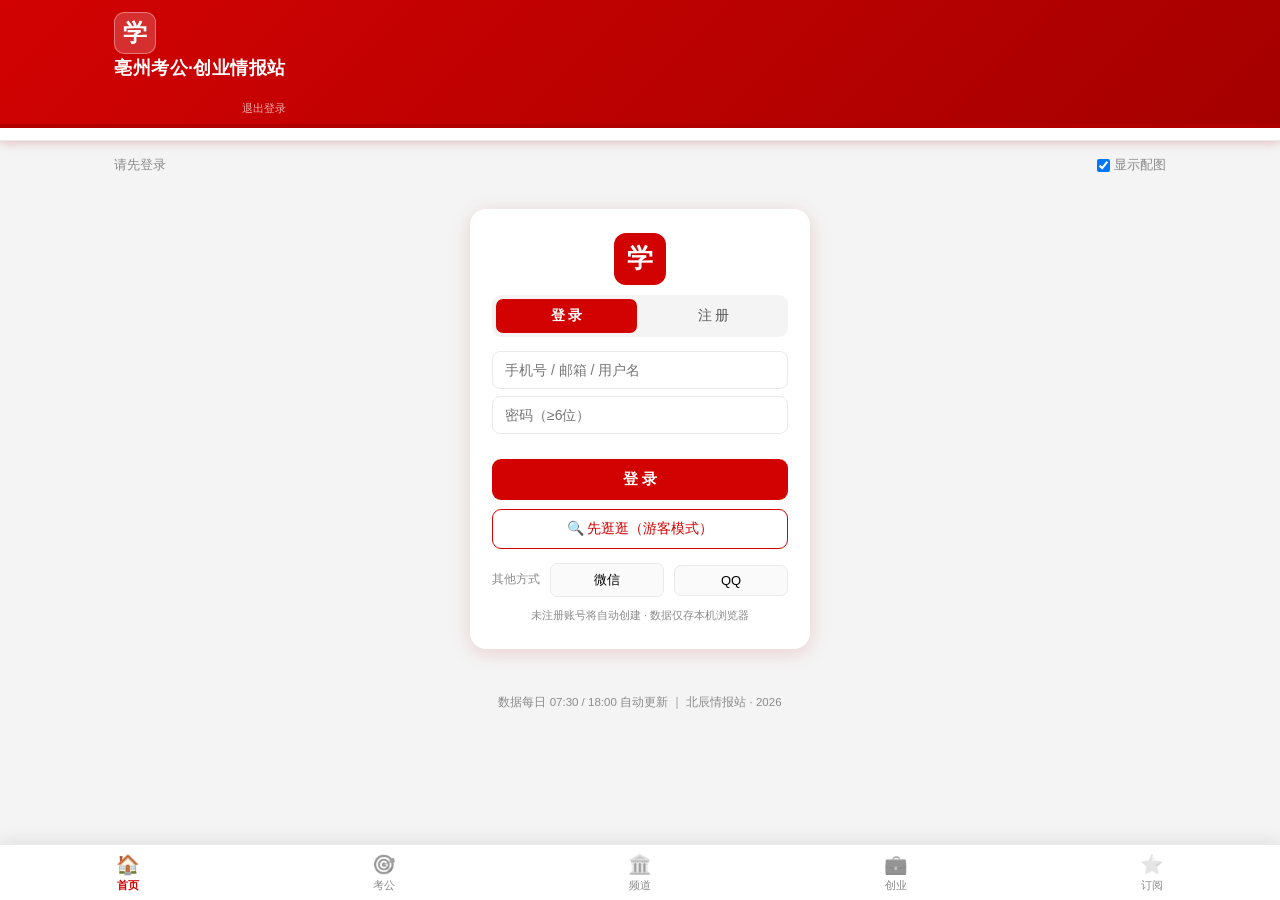
<file: index.html>
<!DOCTYPE html>
<html lang="zh-CN"><head>
<meta charset="UTF-8">
<meta name="viewport" content="width=device-width,initial-scale=1,viewport-fit=cover">
<title>亳州考公·创业情报站 · 学习强国式导航</title>
<meta name="description" content="全国·安徽·亳州 三层信源聚合，考公创业双赛道，每日自动更新">
<link rel="manifest" href="manifest.json">
<link rel="icon" href="icon-192.png">
<link rel="apple-touch-icon" href="icon-192.png">
<link rel="stylesheet" href="app.css?v=71">
</head><body>

<header class="xg-head">
  <div class="xg-top"><div class="xg-top__inner">
    <div class="xg-brand">
      <div class="xg-logo">学</div>
      <div><div class="xg-tt">亳州考公·创业情报站</div>
        <div class="xg-sub" id="hello"></div></div>
      <div class="xg-meta"><span id="meta"></span><br><a href="#" id="logout" style="color:rgba(255,255,255,.85);font-size:11px">退出登录</a></div>
    </div>
  </div></div>
  <div class="xg-tabs1" id="tabs1"></div>
  <div class="xg-tabs2" id="tabs2"></div>
  <div class="xg-subs" id="subs" hidden></div>
</header>

<main class="wrap">
  <div class="srcfilter" id="srcfilter"></div>
  <div class="src-cards" id="srccards"></div>
  <div class="list-head"><span id="cnt"></span><label class="toggle-img"><input type="checkbox" id="showImg" checked> 显示配图</label></div>
  <div class="news" id="list"></div>
  <div class="no-result" id="empty" hidden>本频道今日暂无更新，可点击上方信源卡片直达官网查看</div>
</main>

<button class="backtop" id="backtop" title="回到顶部">↑</button>

<!-- 订阅弹窗 -->
<div class="modal" id="modal" hidden>
  <div class="modal__box">
    <div class="modal__tt">添加订阅信源</div>
    <div id="f_hint" style="font-size:11.5px;color:#8A8A8A;margin-bottom:8px"></div>
    <input id="f_name" placeholder="信源名称（如：亳州发布）">
    <input id="f_url" placeholder="网址或公众号搜索词（https://…）">
    <input id="f_region" placeholder="地区（国家/安徽/亳州，可留空）">
    <div class="modal__btns"><button id="f_cancel">取消</button><button id="f_save" class="pri">保存</button></div>
  </div>
</div>

<!-- 底部滑动导航栏（App式） -->
<nav class="bottomnav">
  <button data-act="home" class="on"><i>🏠</i><span>首页</span></button>
  <button data-act="kaokao"><i>🎯</i><span>考公</span></button>
  <button data-act="channels"><i>🏛️</i><span>频道</span></button>
  <button data-act="chuangye"><i>💼</i><span>创业</span></button>
  <button data-act="mine"><i>⭐</i><span>订阅</span></button>
</nav>

<footer class="ft">数据每日 07:30 / 18:00 自动更新 ｜ 北辰情报站 · 2026</footer>

<script src="data.js?v=71"></script>
<script src="app.js?v=72"></script>
<script>navigator.serviceWorker&&navigator.serviceWorker.register('sw.js').catch(function(){});</script>
</body></html>
</file>
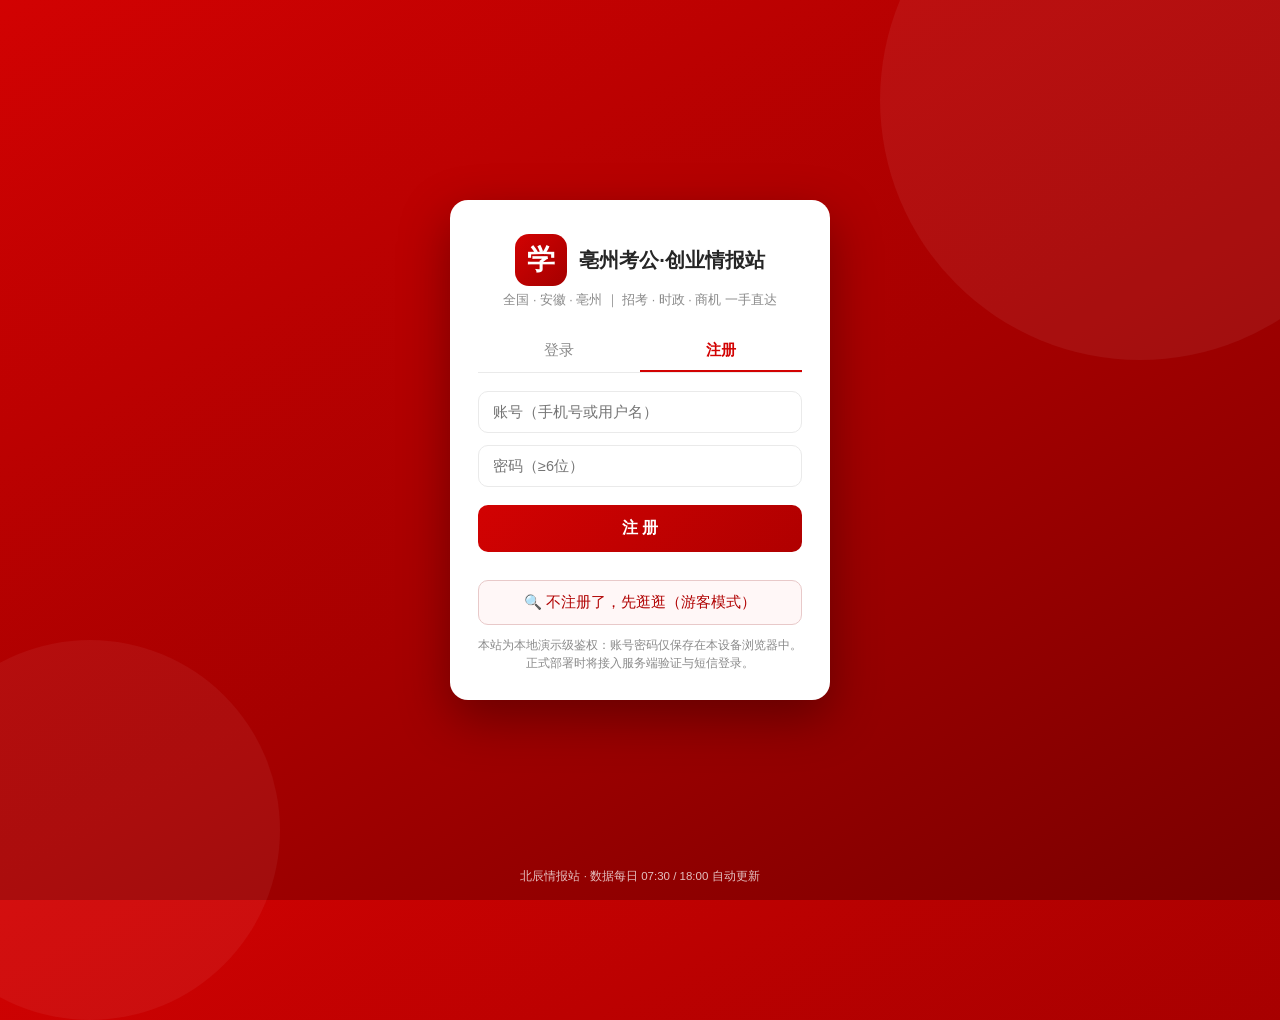
<file: login.html>
<!DOCTYPE html>
<html lang="zh-CN"><head>
<meta charset="UTF-8">
<meta name="viewport" content="width=device-width,initial-scale=1,viewport-fit=cover">
<title>登录 · 亳州考公·创业情报站</title>
<link rel="manifest" href="manifest.json">
<link rel="icon" href="icons/icon-192.png">
<style>
*{margin:0;padding:0;box-sizing:border-box}
body{font-family:-apple-system,BlinkMacSystemFont,"PingFang SC","Microsoft YaHei",sans-serif;
 min-height:100vh;display:flex;align-items:center;justify-content:center;padding:20px;
 background:linear-gradient(150deg,#D20202 0%,#A50000 55%,#7A0000 100%);position:relative;overflow:hidden}
body::before{content:'';position:absolute;width:520px;height:520px;border-radius:50%;
 background:rgba(255,255,255,.06);top:-160px;right:-120px}
body::after{content:'';position:absolute;width:380px;height:380px;border-radius:50%;
 background:rgba(255,255,255,.05);bottom:-120px;left:-100px}
.card{position:relative;z-index:2;width:100%;max-width:380px;background:#fff;border-radius:18px;
 padding:34px 28px 28px;box-shadow:0 18px 50px rgba(0,0,0,.35)}
.brand{display:flex;align-items:center;gap:12px;justify-content:center;margin-bottom:6px}
.logo{width:52px;height:52px;border-radius:14px;background:linear-gradient(135deg,#D20202,#A50000);
 color:#fff;display:flex;align-items:center;justify-content:center;font-size:28px;font-weight:700}
.tt{font-size:20px;font-weight:700;color:#262626}
.sub{font-size:12.5px;color:#8A8A8A;text-align:center;margin-bottom:22px}
.tabs{display:flex;border-bottom:1px solid #EAEAEA;margin-bottom:18px}
.tabs button{flex:1;background:none;border:none;padding:10px 0;font-size:15px;color:#8A8A8A;cursor:pointer;border-bottom:2px solid transparent}
.tabs button.on{color:#D20202;border-bottom-color:#D20202;font-weight:600}
input{width:100%;border:1px solid #EAEAEA;border-radius:10px;padding:12px 14px;font-size:14.5px;margin-bottom:12px;outline:none}
input:focus{border-color:#D20202}
.btn{width:100%;border:none;border-radius:10px;padding:13px;font-size:16px;font-weight:600;
 background:linear-gradient(135deg,#D20202,#B00000);color:#fff;cursor:pointer;margin-top:6px}
.btn:active{opacity:.85}
.guest{width:100%;border:1px solid #E8C9C9;border-radius:10px;padding:12px;font-size:14.5px;
 background:#FFF7F7;color:#B00000;cursor:pointer;margin-top:2px}
.guest:active{background:#FFECEC}
.tip{font-size:12px;color:#B00000;text-align:center;min-height:18px;margin-top:8px}
.agree{font-size:11.5px;color:#8A8A8A;text-align:center;margin-top:12px;line-height:1.5}
.foot{position:absolute;bottom:16px;left:0;right:0;text-align:center;color:rgba(255,255,255,.75);font-size:11.5px;z-index:2}
</style></head><body>

<div class="card">
  <div class="brand"><div class="logo">学</div><div class="tt">亳州考公·创业情报站</div></div>
  <div class="sub">全国 · 安徽 · 亳州 ｜ 招考 · 时政 · 商机 一手直达</div>
  <div class="tabs">
    <button id="tabLogin" class="on">登录</button>
    <button id="tabReg">注册</button>
  </div>
  <input id="user" placeholder="账号（手机号或用户名）" autocomplete="username">
  <input id="pass" type="password" placeholder="密码（≥6位）" autocomplete="current-password">
  <button class="btn" id="go">登 录</button>
  <div class="tip" id="tip"></div>
  <button class="guest" id="guest">🔍 不注册了，先逛逛（游客模式）</button>
  <div class="agree">本站为本地演示级鉴权：账号密码仅保存在本设备浏览器中。<br>正式部署时将接入服务端验证与短信登录。</div>
</div>
<div class="foot">北辰情报站 · 数据每日 07:30 / 18:00 自动更新</div>

<script>
(function(){
'use strict';
var lsOK = true;
try{ localStorage.setItem('__t','1'); localStorage.removeItem('__t'); }catch(e){ lsOK = false; }
function users(){ if(!lsOK) return {}; try{ return JSON.parse(localStorage.getItem('bz_users')||'{}'); }catch(e){ return {}; } }
// 已登录直接进
if(lsOK && localStorage.getItem('bz_auth')){ location.href='index.html'; return; }
// 无任何注册用户 → 默认注册模式，降低新用户门槛
var mode = Object.keys(users()).length ? 'login' : 'reg';
var tabL = document.getElementById('tabLogin'), tabR = document.getElementById('tabReg');
var go = document.getElementById('go');
function paint(){
  tabL.classList.toggle('on', mode==='login');
  tabR.classList.toggle('on', mode==='reg');
  go.textContent = mode==='login' ? '登 录' : '注 册';
}
tabL.onclick = function(){ mode='login'; paint(); };
tabR.onclick = function(){ mode='reg'; paint(); };
paint();
go.onclick = function(){
  var tip = document.getElementById('tip');
  var u = document.getElementById('user').value.trim();
  var p = document.getElementById('pass').value;
  if(!lsOK){ location.href='index.html'; return; }  // 受限环境直接放行
  if(!u || p.length < 6){ tip.textContent = '请输入账号，密码至少6位'; return; }
  var db = users();
  if(mode === 'reg'){
    if(db[u]){ tip.textContent = '该账号已注册，请直接登录'; return; }
    db[u] = p; localStorage.setItem('bz_users', JSON.stringify(db));
    localStorage.setItem('bz_auth', JSON.stringify({user:u, ts:Date.now()}));
    location.href = 'index.html';
  } else {
    if(!db[u]){ tip.textContent = '账号不存在，请点上方「注册」或用游客模式进入'; return; }
    if(db[u] !== p){ tip.textContent = '密码错误，请重试'; return; }
    localStorage.setItem('bz_auth', JSON.stringify({user:u, ts:Date.now()}));
    location.href = 'index.html';
  }
};
// 游客模式：写会话即进（受限环境 index 侧已做降级放行）
document.getElementById('guest').onclick = function(){
  if(lsOK) localStorage.setItem('bz_auth', JSON.stringify({user:'游客', ts:Date.now()}));
  location.href = 'index.html';
};
document.getElementById('pass').addEventListener('keydown', function(e){ if(e.key==='Enter') go.click(); });
})();
</script>
</body></html>
</file>
<file: app.css>
/* 学习强国式 · v2 多文件版 */
:root{--bg:#F4F4F4;--card:#FFF;--ink:#262626;--ink2:#555;--ink3:#8A8A8A;
 --line:#EAEAEA;--line2:#F2F2F2;--red:#D20202;--red-deep:#B00000;--radius:10px;
 --shadow:0 1px 3px rgba(0,0,0,.05)}
*{margin:0;padding:0;box-sizing:border-box}
body{font-family:-apple-system,BlinkMacSystemFont,"Segoe UI","PingFang SC","Microsoft YaHei",sans-serif;
 background:var(--bg);color:var(--ink);line-height:1.6;font-size:15px;padding-bottom:46px}
a{color:inherit;text-decoration:none}
img{max-width:100%}

/* ===== 顶部红区 ===== */
.xg-head{position:sticky;top:0;z-index:100;box-shadow:0 2px 10px rgba(178,0,0,.22)}
.xg-top{background:linear-gradient(135deg,#D20202,#A50000);color:#fff;padding:12px 0 8px}
.xg-top__inner{max-width:1080px;margin:0 auto;padding:0 14px;display:flex;align-items:center;gap:12px;flex-wrap:wrap}
.xg-logo{width:42px;height:42px;border-radius:10px;background:rgba(255,255,255,.18);border:1px solid rgba(255,255,255,.35);
 display:flex;align-items:center;justify-content:center;font-size:24px;font-weight:700;flex-shrink:0}
.xg-tt{font-size:17.5px;font-weight:700;letter-spacing:.5px}
.xg-sub{font-size:11.5px;opacity:.85;margin-top:1px}
.xg-meta{margin-left:auto;text-align:right;font-size:11px;opacity:.8;line-height:1.5}

/* 分组行 */
.xg-tabs1{background:var(--red-deep);color:rgba(255,255,255,.75);display:flex;gap:4px;overflow-x:auto;
 scrollbar-width:none;padding:4px 10px 0;font-size:12px}
.xg-tabs1::-webkit-scrollbar{display:none}
.xg-tabs1 .grp{white-space:nowrap;padding:4px 10px;border-radius:8px 8px 0 0;cursor:pointer}
.xg-tabs1 .grp.on{background:#fff;color:var(--red);font-weight:700}
/* 频道行 */
.xg-tabs2{background:#fff;display:flex;gap:2px;overflow-x:auto;scrollbar-width:none;padding:6px 10px;
 border-bottom:1px solid var(--line)}
.xg-tabs2::-webkit-scrollbar{display:none}
.xg-tabs2 .ch{white-space:nowrap;padding:5px 12px;border-radius:18px;font-size:13.5px;color:var(--ink2);cursor:pointer}
.xg-tabs2 .ch.on{background:var(--red);color:#fff;font-weight:600}
.xg-tabs2 .ch .n{font-size:11px;opacity:.7;margin-left:2px}
.xg-tabs2 .ch .ico{margin-right:3px}
/* 子分类 */
.xg-subs{background:#FFF7F5;display:flex;gap:6px;overflow-x:auto;padding:6px 12px;scrollbar-width:none;font-size:12.5px}
.xg-subs::-webkit-scrollbar{display:none}
.xg-subs .sub{white-space:nowrap;padding:3px 10px;border-radius:14px;border:1px solid #F0C8C8;color:#A33;cursor:pointer}
.xg-subs .sub.on{background:var(--red);border-color:var(--red);color:#fff}

/* ===== 主体 ===== */
.wrap{max-width:1080px;margin:12px auto 0;padding:0 12px}
.src-cards{display:flex;gap:8px;overflow-x:auto;padding:2px 0 10px;scrollbar-width:none}
.src-cards::-webkit-scrollbar{display:none}
.src-card{flex:0 0 auto;max-width:210px;background:var(--card);border:1px solid var(--line);border-radius:10px;
 padding:8px 12px;font-size:12px;box-shadow:var(--shadow)}
.src-card b{display:block;font-size:13px;color:var(--ink)}
.src-card .rg{color:var(--red);font-size:11px;margin-right:4px}
.src-card .nt{color:var(--ink3);font-size:11px;display:block;margin-top:1px}
.src-card:hover{border-color:var(--red)}
.add-card{flex:0 0 auto;background:#FFF3F3;border:1px dashed var(--red);color:var(--red);cursor:pointer;
 display:flex;align-items:center;justify-content:center;min-width:96px;font-weight:600}

.list-head{display:flex;align-items:center;gap:10px;font-size:12.5px;color:var(--ink3);padding:2px 2px 8px}
.toggle-img{margin-left:auto;display:flex;align-items:center;gap:4px;cursor:pointer;user-select:none}

/* 条目列表（学习强国式卡片流） */
.news{display:flex;flex-direction:column;gap:8px}
.news__item{background:var(--card);border-radius:var(--radius);padding:12px 14px;box-shadow:var(--shadow);border:1px solid var(--line2)}
.news__item.v-img{display:flex;gap:12px}
.thumb{width:112px;height:76px;border-radius:8px;object-fit:cover;flex-shrink:0;background:#EEE}
.vwrap{position:relative;flex-shrink:0}
.vbadge{position:absolute;left:6px;bottom:6px;background:rgba(0,0,0,.62);color:#fff;font-size:10.5px;
 padding:1px 6px;border-radius:4px}
.news__t{font-size:15px;font-weight:600;line-height:1.45}
.news__t:visited{color:#7A7A7A}
.news__meta{display:flex;flex-wrap:wrap;align-items:center;gap:6px;margin-top:6px;font-size:11.5px;color:var(--ink3)}
.news__meta .d{font-variant-numeric:tabular-nums}
.badge-r{padding:0 6px;border-radius:4px;font-size:10.5px;line-height:18px}
.badge-r--bz{background:#E8F4E8;color:#2E7D32}
.badge-r--ah{background:#E8F0FE;color:#1A55C0}
.badge-r--nation{background:#F2F2F2;color:#666}
.src-tag{background:#FFF1E0;color:#B45309;padding:0 6px;border-radius:4px;font-size:10.5px;line-height:18px}
.cat-tag{background:#F0EAFE;color:#6D28D9;padding:0 6px;border-radius:4px;font-size:10.5px;line-height:18px}
.ch-tag{background:#FDECEC;color:#C62828;padding:0 6px;border-radius:4px;font-size:10.5px;line-height:18px}
.dl{font-size:11px;color:#B00000;background:#FFF1F0;border:1px solid #FFCCC7;border-radius:4px;padding:0 6px;font-weight:600}
.dl--hot{background:#D20202;color:#fff;border-color:#D20202;animation:pulse 1.2s infinite}
.dl--past{color:#8A8A8A;background:#F2F2F2;border-color:#EAEAEA;text-decoration:line-through;font-weight:400}
@keyframes pulse{50%{opacity:.55}}

/* 元提醒 */
details.meta{margin-top:8px;border-top:1px dashed var(--line);padding-top:6px}
details.meta summary{font-size:12px;color:var(--red);cursor:pointer;list-style:none;user-select:none}
details.meta summary::before{content:'▸ '}
details.meta[open] summary::before{content:'▾ '}
.ditem{font-size:12.5px;color:var(--ink2);margin-top:5px;line-height:1.5}
.ditem b{display:inline-block;font-size:11px;padding:0 5px;border-radius:3px;margin-right:6px;flex-shrink:0}
.ditem.kn b{background:#FDECEC;color:#C62828}
.ditem.ma b{background:#E8F0FE;color:#1A55C0}
.ditem.bz b{background:#E8F4E8;color:#2E7D32}
.news__sum{font-size:12.5px;color:var(--ink2);margin-top:5px}

.no-result{padding:40px 0;text-align:center;color:var(--ink3);font-size:14px}
.ft{text-align:center;color:var(--ink3);font-size:11.5px;padding:18px 0 8px}

/* 弹窗 */
.modal{position:fixed;inset:0;background:rgba(0,0,0,.45);z-index:200;display:flex;align-items:center;justify-content:center;padding:20px}
.modal__box{background:#fff;border-radius:14px;padding:20px;width:100%;max-width:380px}
.modal__tt{font-weight:700;font-size:16px;margin-bottom:12px}
.modal__box input{width:100%;border:1px solid var(--line);border-radius:8px;padding:9px 12px;font-size:14px;margin-bottom:10px}
.modal__btns{display:flex;gap:10px;justify-content:flex-end;margin-top:4px}
.modal__btns button{border:none;border-radius:8px;padding:8px 18px;font-size:14px;cursor:pointer;background:#F2F2F2}
.modal__btns .pri{background:var(--red);color:#fff}

@media (max-width:560px){
 .xg-meta{display:none}
 .news__item.v-img .thumb{width:92px;height:64px}
}

/* hidden 属性优先级修正 */
[hidden]{display:none !important}

/* ===== v3：底部导航栏 / 地区分隔 / 视频角标 / 回到顶部 ===== */
.bottomnav{position:fixed;bottom:0;left:0;right:0;z-index:150;display:flex;background:#fff;
 border-top:1px solid var(--line);box-shadow:0 -4px 16px rgba(0,0,0,.08);padding:4px 0 max(4px, env(safe-area-inset-bottom))}
.bottomnav button{flex:1;background:none;border:none;display:flex;flex-direction:column;align-items:center;gap:1px;
 padding:5px 0 3px;font-size:11px;color:var(--ink3);cursor:pointer}
.bottomnav button i{font-style:normal;font-size:19px;line-height:1.2;filter:grayscale(1);opacity:.6}
.bottomnav button.on{color:var(--red)}
.bottomnav button.on i{filter:none;opacity:1}
.bottomnav button.on span{font-weight:600}

.region-sep{display:flex;align-items:center;gap:10px;margin:14px 0 8px;color:var(--red-deep);
 font-size:12.5px;font-weight:700;letter-spacing:.05em}
.region-sep::before,.region-sep::after{content:'';flex:1;height:1px;background:linear-gradient(90deg,transparent,#E8C9C9)}
.region-sep::after{background:linear-gradient(90deg,#E8C9C9,transparent)}

.vtag{display:inline-block;font-size:10.5px;color:#fff;background:#C77800;border-radius:4px;padding:0 5px;margin-left:6px;vertical-align:2px}
.exam.mat{background:#E8F0FE;color:#185FA5}
.ditem__x.mat{margin-top:3px}
.backtop{display:none;position:fixed;right:14px;bottom:76px;z-index:140;width:42px;height:42px;border-radius:50%;
 border:1px solid var(--line);background:#fff;color:var(--red-deep);font-size:18px;box-shadow:var(--shadow);cursor:pointer}
.news__item.v-img{flex-direction:column}
.news__item.v-img .thumb-wrap{margin-top:8px}
.news__item.v-img .thumb{width:100%;max-height:190px;object-fit:cover;border-radius:8px;background:#F2F2F2}

/* ===== v7：第一版元提醒样式 + 登录卡 ===== */
details.meta{margin-top:7px;border-top:1px dashed var(--line2);padding-top:6px}
details.meta summary{font-size:12px;color:var(--ink3);cursor:pointer;list-style:none;user-select:none}
details.meta summary::before{content:'▸ '}
details.meta[open] summary::before{content:'▾ '}
details.meta .ditem__x,.ditem__ma,.ditem__bz{font-size:12.5px;margin-top:4px;line-height:1.5}
.ditem__x .exam{display:inline-block;background:#E8F0FE;color:#185FA5;font-size:11px;border-radius:4px;padding:0 6px;margin-right:6px;font-weight:600}
.ditem__ma .mat{display:inline-block;background:#F0FDF4;color:#15803D;font-size:11px;border-radius:4px;padding:0 6px;margin-right:6px;font-weight:600}
.ditem__bz .biz{display:inline-block;background:#FFF4E5;color:#B45309;font-size:11px;border-radius:4px;padding:0 6px;margin-right:6px;font-weight:600}
.ditem__x,.ditem__ma,.ditem__bz{color:var(--ink2)}

.login-inline{max-width:340px;margin:26px auto;background:#fff;border-radius:16px;padding:24px 22px;box-shadow:0 4px 20px rgba(178,0,0,.15)}
.lg-logo{width:52px;height:52px;margin:0 auto 10px;border-radius:12px;background:#D20202;color:#fff;display:flex;align-items:center;justify-content:center;font-size:26px;font-weight:700}
.lg-tabs{display:flex;gap:6px;margin-bottom:14px;background:#F4F4F4;border-radius:9px;padding:4px}
.lg-tabs button{flex:1;border:none;background:none;border-radius:7px;padding:8px;font-size:14px;cursor:pointer;color:var(--ink2)}
.lg-tabs button.on{background:#D20202;color:#fff;font-weight:600}
.login-inline input{width:100%;border:1px solid #EAEAEA;border-radius:8px;padding:10px 12px;font-size:14px;margin-bottom:7px}
.lg-tip{font-size:12px;color:#B00000;min-height:18px}
.lg-pri{width:100%;background:#D20202;color:#fff;border:none;border-radius:9px;padding:11px;font-size:15px;font-weight:600;cursor:pointer}
.lg-ghost{width:100%;margin-top:9px;background:#FFF;border:1px solid #D20202;color:#D20202;border-radius:9px;padding:10px;font-size:14px;cursor:pointer}
.lg-third{display:flex;align-items:center;gap:10px;margin-top:14px;font-size:12px;color:var(--ink3)}
.lg-third button{flex:1;border:1px solid var(--line);background:#FAFAFA;border-radius:7px;padding:7px;font-size:13px;cursor:pointer}
.lg-foot{font-size:11px;color:#8A8A8A;margin-top:10px;text-align:center}
.src-card u{color:#C77800;font-size:10px;text-decoration:none;border:1px solid #F0D9B5;border-radius:3px;padding:0 3px;margin-left:4px}
.ext-fetch{cursor:pointer;color:#185FA5 !important;font-weight:600}
</file>
